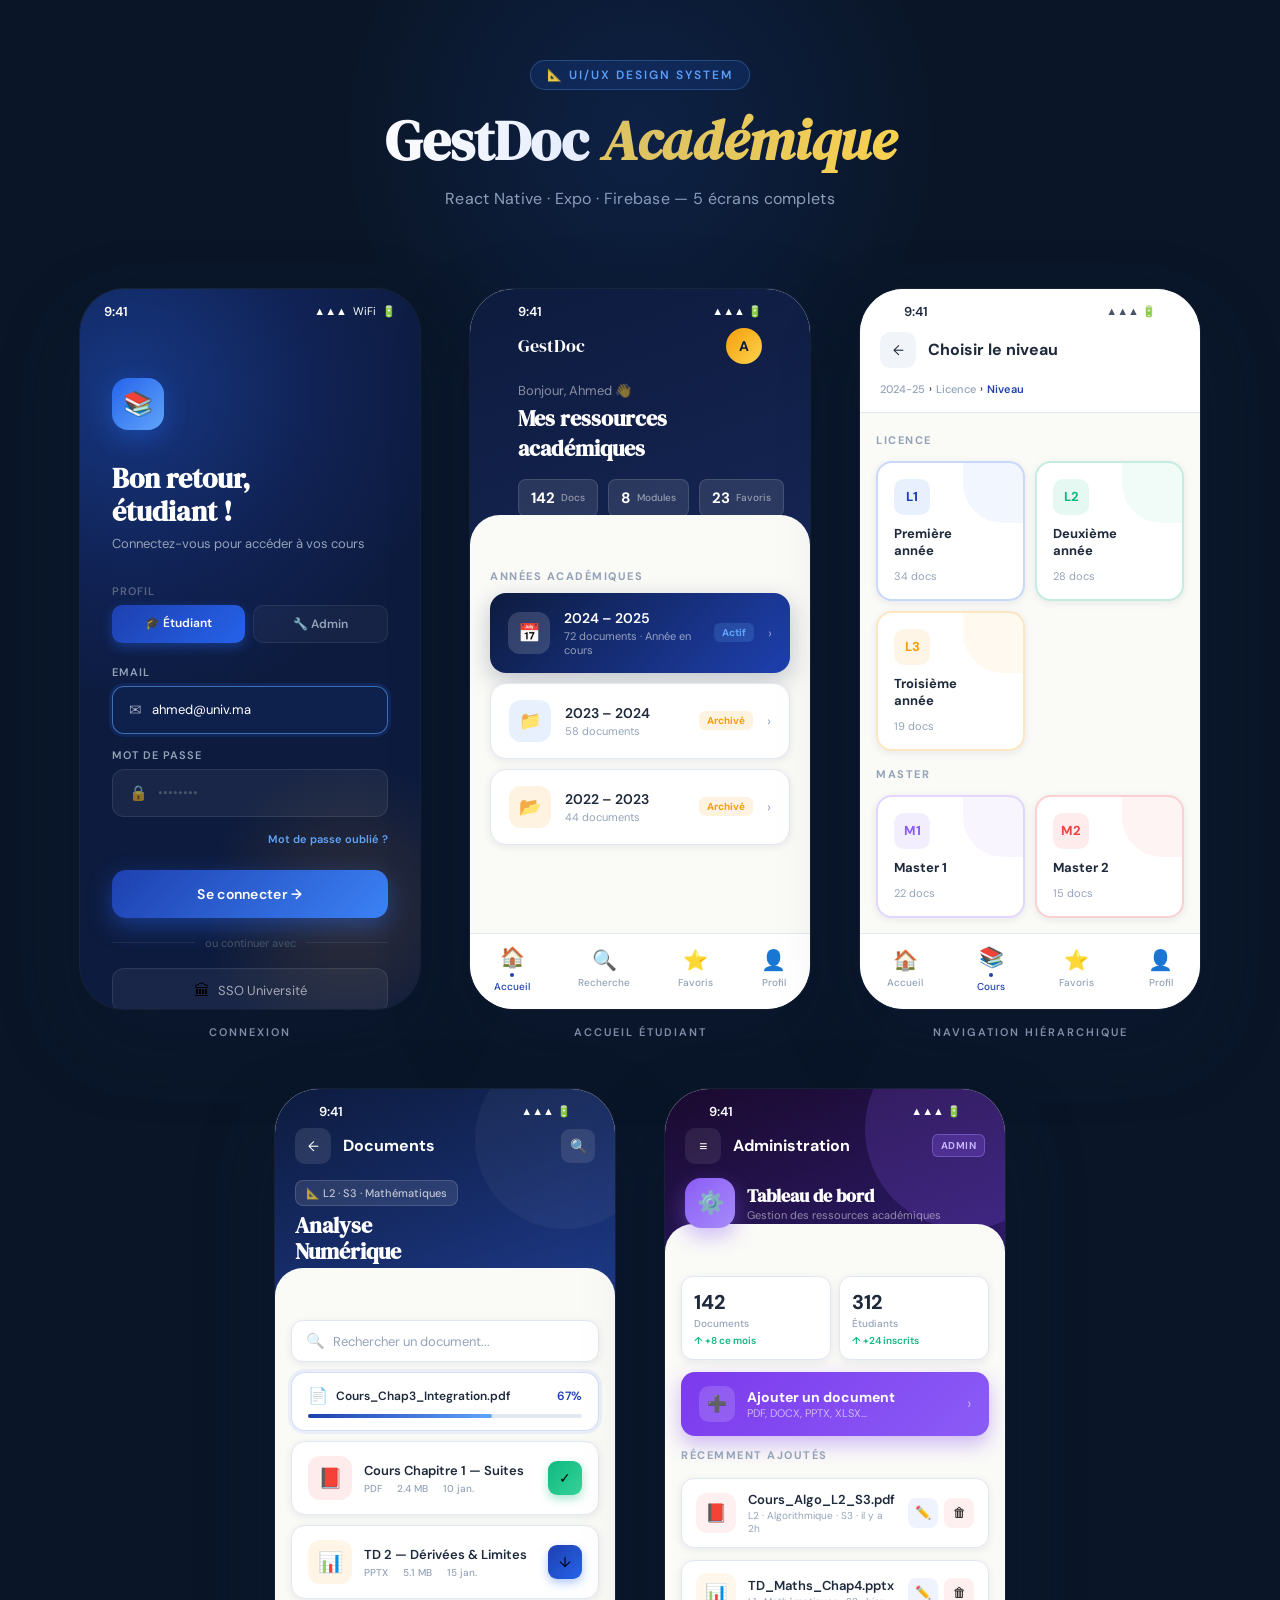
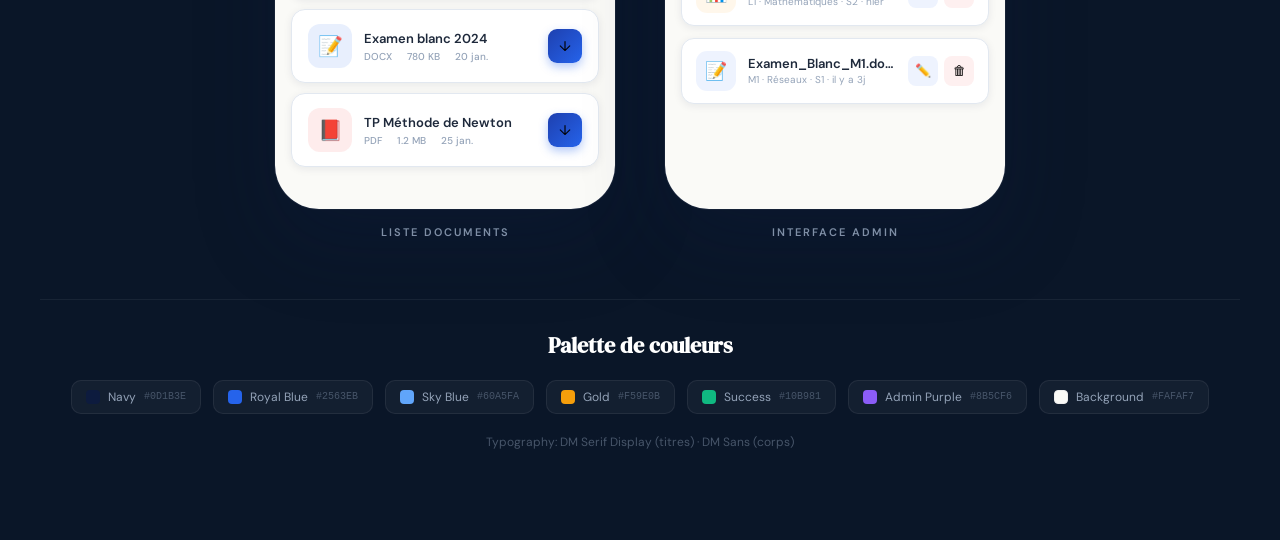
<file: assets/academic_docs_design.html>
<!DOCTYPE html>
<html lang="fr">
<head>
<meta charset="UTF-8">
<meta name="viewport" content="width=device-width, initial-scale=1.0">
<title>GestDoc Académique — Design UI</title>
<link href="https://fonts.googleapis.com/css2?family=DM+Serif+Display:ital@0;1&family=DM+Sans:ital,opsz,wght@0,9..40,300;0,9..40,400;0,9..40,500;0,9..40,600;0,9..40,700;1,9..40,400&display=swap" rel="stylesheet">
<style>
  :root {
    --navy: #0D1B3E;
    --navy-mid: #162553;
    --royal: #1E40AF;
    --royal-light: #2563EB;
    --sky: #60A5FA;
    --gold: #F59E0B;
    --gold-light: #FCD34D;
    --cream: #FAFAF7;
    --white: #FFFFFF;
    --gray-100: #F1F5F9;
    --gray-200: #E2E8F0;
    --gray-400: #94A3B8;
    --gray-600: #475569;
    --gray-800: #1E293B;
    --success: #10B981;
    --danger: #EF4444;
    --shadow-sm: 0 2px 8px rgba(13,27,62,0.08);
    --shadow-md: 0 8px 24px rgba(13,27,62,0.12);
    --shadow-lg: 0 20px 60px rgba(13,27,62,0.18);
    --shadow-xl: 0 32px 80px rgba(13,27,62,0.25);
  }

  * { margin: 0; padding: 0; box-sizing: border-box; }

  body {
    font-family: 'DM Sans', sans-serif;
    background: #0A1628;
    min-height: 100vh;
    padding: 60px 40px;
    overflow-x: hidden;
  }

  /* PAGE HEADER */
  .page-header {
    text-align: center;
    margin-bottom: 80px;
    position: relative;
  }
  .page-header::before {
    content: '';
    position: absolute;
    top: 50%;
    left: 50%;
    transform: translate(-50%, -50%);
    width: 600px;
    height: 600px;
    background: radial-gradient(circle, rgba(37,99,235,0.15) 0%, transparent 70%);
    pointer-events: none;
  }
  .brand-label {
    display: inline-flex;
    align-items: center;
    gap: 8px;
    background: rgba(37,99,235,0.15);
    border: 1px solid rgba(96,165,250,0.3);
    color: var(--sky);
    font-size: 12px;
    font-weight: 600;
    letter-spacing: 2px;
    text-transform: uppercase;
    padding: 6px 16px;
    border-radius: 100px;
    margin-bottom: 20px;
  }
  .page-title {
    font-family: 'DM Serif Display', serif;
    font-size: clamp(36px, 5vw, 56px);
    color: var(--white);
    line-height: 1.1;
    margin-bottom: 16px;
  }
  .page-title span {
    color: var(--gold-light);
    font-style: italic;
  }
  .page-subtitle {
    color: var(--gray-400);
    font-size: 16px;
    font-weight: 400;
    letter-spacing: 0.3px;
  }

  /* SCREENS GRID */
  .screens-grid {
    display: flex;
    flex-wrap: wrap;
    gap: 50px;
    justify-content: center;
    max-width: 1400px;
    margin: 0 auto;
  }

  /* SCREEN WRAPPER */
  .screen-wrapper {
    display: flex;
    flex-direction: column;
    align-items: center;
    gap: 16px;
    opacity: 0;
    transform: translateY(30px);
    animation: fadeUp 0.7s ease forwards;
  }
  .screen-wrapper:nth-child(1) { animation-delay: 0.1s; }
  .screen-wrapper:nth-child(2) { animation-delay: 0.2s; }
  .screen-wrapper:nth-child(3) { animation-delay: 0.3s; }
  .screen-wrapper:nth-child(4) { animation-delay: 0.4s; }
  .screen-wrapper:nth-child(5) { animation-delay: 0.5s; }

  @keyframes fadeUp {
    to { opacity: 1; transform: translateY(0); }
  }

  .screen-label {
    font-size: 11px;
    font-weight: 600;
    letter-spacing: 2px;
    text-transform: uppercase;
    color: var(--gray-400);
  }

  /* PHONE FRAME */
  .phone {
    width: 340px;
    height: 720px;
    background: var(--navy);
    border-radius: 44px;
    overflow: hidden;
    box-shadow: var(--shadow-xl),
                0 0 0 1px rgba(255,255,255,0.06),
                inset 0 0 0 1px rgba(255,255,255,0.04);
    position: relative;
    flex-shrink: 0;
  }

  /* STATUS BAR */
  .status-bar {
    display: flex;
    justify-content: space-between;
    align-items: center;
    padding: 14px 24px 8px;
    position: relative;
    z-index: 10;
  }
  .status-bar .time {
    font-size: 13px;
    font-weight: 600;
    color: var(--white);
  }
  .status-bar .icons {
    display: flex;
    gap: 6px;
    align-items: center;
  }
  .status-bar .icons span {
    color: var(--white);
    font-size: 11px;
  }

  /* ============================================
     SCREEN 1: LOGIN
  ============================================ */
  .screen-login {
    background: var(--navy);
    height: 100%;
    display: flex;
    flex-direction: column;
    overflow: hidden;
    position: relative;
  }
  .login-bg {
    position: absolute;
    top: -100px;
    left: -100px;
    width: 500px;
    height: 500px;
    background: radial-gradient(circle at 30% 40%, rgba(37,99,235,0.4) 0%, rgba(30,64,175,0.2) 40%, transparent 70%);
    pointer-events: none;
  }
  .login-bg2 {
    position: absolute;
    bottom: -50px;
    right: -80px;
    width: 300px;
    height: 300px;
    background: radial-gradient(circle, rgba(245,158,11,0.15) 0%, transparent 70%);
    pointer-events: none;
  }
  .login-top {
    padding: 50px 32px 32px;
    position: relative;
    z-index: 1;
  }
  .login-logo {
    width: 52px;
    height: 52px;
    background: linear-gradient(135deg, var(--royal-light), var(--sky));
    border-radius: 16px;
    display: flex;
    align-items: center;
    justify-content: center;
    font-size: 24px;
    margin-bottom: 32px;
    box-shadow: 0 8px 24px rgba(37,99,235,0.4);
  }
  .login-top h2 {
    font-family: 'DM Serif Display', serif;
    font-size: 28px;
    color: var(--white);
    line-height: 1.2;
    margin-bottom: 6px;
  }
  .login-top p {
    font-size: 13px;
    color: var(--gray-400);
    font-weight: 400;
  }
  .login-form {
    padding: 0 32px;
    display: flex;
    flex-direction: column;
    gap: 14px;
    flex: 1;
    position: relative;
    z-index: 1;
  }
  .field-group label {
    font-size: 11px;
    font-weight: 600;
    letter-spacing: 1px;
    text-transform: uppercase;
    color: var(--gray-400);
    display: block;
    margin-bottom: 7px;
  }
  .field-input {
    background: rgba(255,255,255,0.05);
    border: 1px solid rgba(255,255,255,0.09);
    border-radius: 12px;
    padding: 13px 16px;
    color: var(--white);
    font-family: 'DM Sans', sans-serif;
    font-size: 14px;
    display: flex;
    align-items: center;
    gap: 10px;
    transition: all 0.2s;
  }
  .field-input.active {
    border-color: rgba(96,165,250,0.6);
    background: rgba(37,99,235,0.08);
    box-shadow: 0 0 0 3px rgba(37,99,235,0.15);
  }
  .field-input .icon { font-size: 15px; opacity: 0.6; }
  .field-input .placeholder { color: var(--gray-600); font-size: 13px; }
  .field-input .value { color: var(--white); font-size: 13px; }
  .role-selector {
    display: flex;
    gap: 8px;
    margin: 4px 0;
  }
  .role-btn {
    flex: 1;
    padding: 10px;
    border-radius: 10px;
    text-align: center;
    font-size: 12px;
    font-weight: 600;
    cursor: pointer;
  }
  .role-btn.active {
    background: linear-gradient(135deg, var(--royal), var(--royal-light));
    color: var(--white);
    box-shadow: 0 4px 12px rgba(37,99,235,0.4);
  }
  .role-btn.inactive {
    background: rgba(255,255,255,0.04);
    color: var(--gray-400);
    border: 1px solid rgba(255,255,255,0.07);
  }
  .login-btn {
    background: linear-gradient(135deg, var(--royal), #3B82F6);
    color: var(--white);
    padding: 15px;
    border-radius: 14px;
    text-align: center;
    font-size: 14px;
    font-weight: 600;
    margin-top: 8px;
    box-shadow: 0 8px 24px rgba(37,99,235,0.45);
    letter-spacing: 0.3px;
  }
  .login-divider {
    display: flex;
    align-items: center;
    gap: 10px;
    margin: 4px 0;
  }
  .login-divider hr { flex: 1; border: none; border-top: 1px solid rgba(255,255,255,0.08); }
  .login-divider span { font-size: 11px; color: var(--gray-600); }
  .login-footer {
    text-align: center;
    padding: 20px 32px 32px;
    position: relative;
    z-index: 1;
  }
  .login-footer p {
    font-size: 12px;
    color: var(--gray-400);
  }
  .login-footer span { color: var(--sky); font-weight: 600; }

  /* ============================================
     SCREEN 2: HOME STUDENT
  ============================================ */
  .screen-home {
    background: var(--cream);
    height: 100%;
    display: flex;
    flex-direction: column;
    overflow: hidden;
  }
  .home-header {
    background: linear-gradient(160deg, var(--navy) 0%, var(--navy-mid) 100%);
    padding: 0 24px 28px;
    position: relative;
    overflow: hidden;
  }
  .home-header::after {
    content: '';
    position: absolute;
    bottom: -30px;
    left: 0; right: 0;
    height: 60px;
    background: var(--cream);
    border-radius: 30px 30px 0 0;
  }
  .header-top {
    display: flex;
    justify-content: space-between;
    align-items: center;
    padding-bottom: 20px;
  }
  .header-top .app-name {
    font-family: 'DM Serif Display', serif;
    font-size: 18px;
    color: var(--white);
  }
  .avatar {
    width: 36px;
    height: 36px;
    background: linear-gradient(135deg, var(--gold), var(--gold-light));
    border-radius: 50%;
    display: flex;
    align-items: center;
    justify-content: center;
    font-size: 14px;
    font-weight: 700;
    color: var(--navy);
  }
  .home-welcome h3 {
    font-size: 13px;
    color: rgba(255,255,255,0.5);
    font-weight: 400;
    margin-bottom: 4px;
  }
  .home-welcome h2 {
    font-family: 'DM Serif Display', serif;
    font-size: 22px;
    color: var(--white);
    margin-bottom: 16px;
  }
  .stats-row {
    display: flex;
    gap: 10px;
  }
  .stat-chip {
    background: rgba(255,255,255,0.1);
    border: 1px solid rgba(255,255,255,0.12);
    border-radius: 8px;
    padding: 8px 12px;
    display: flex;
    align-items: center;
    gap: 6px;
  }
  .stat-chip .num {
    font-size: 15px;
    font-weight: 700;
    color: var(--white);
  }
  .stat-chip .lbl {
    font-size: 10px;
    color: rgba(255,255,255,0.5);
    font-weight: 500;
  }
  .home-body {
    flex: 1;
    padding: 24px 20px 20px;
    overflow: hidden;
    display: flex;
    flex-direction: column;
    gap: 20px;
  }
  .section-title {
    font-size: 11px;
    font-weight: 700;
    letter-spacing: 1.5px;
    text-transform: uppercase;
    color: var(--gray-400);
    margin-bottom: 10px;
  }
  .year-cards {
    display: flex;
    flex-direction: column;
    gap: 10px;
  }
  .year-card {
    background: var(--white);
    border-radius: 16px;
    padding: 16px 18px;
    display: flex;
    align-items: center;
    gap: 14px;
    box-shadow: var(--shadow-sm);
    border: 1px solid var(--gray-200);
  }
  .year-card.featured {
    background: linear-gradient(135deg, var(--navy) 0%, var(--royal) 100%);
    border: none;
    box-shadow: 0 8px 24px rgba(13,27,62,0.25);
  }
  .year-icon {
    width: 42px;
    height: 42px;
    border-radius: 12px;
    display: flex;
    align-items: center;
    justify-content: center;
    font-size: 18px;
    flex-shrink: 0;
  }
  .year-icon.blue { background: rgba(37,99,235,0.1); }
  .year-icon.gold { background: rgba(245,158,11,0.12); }
  .year-icon.featured { background: rgba(255,255,255,0.15); }
  .year-info { flex: 1 }
  .year-info h4 {
    font-size: 14px;
    font-weight: 600;
    color: var(--gray-800);
    margin-bottom: 2px;
  }
  .year-info p {
    font-size: 11px;
    color: var(--gray-400);
    font-weight: 400;
  }
  .year-card.featured .year-info h4 { color: var(--white); }
  .year-card.featured .year-info p { color: rgba(255,255,255,0.55); }
  .year-badge {
    background: rgba(16,185,129,0.12);
    color: var(--success);
    font-size: 10px;
    font-weight: 700;
    padding: 3px 8px;
    border-radius: 6px;
  }
  .year-badge.gold-badge {
    background: rgba(245,158,11,0.12);
    color: var(--gold);
  }
  .chevron { color: var(--gray-400); font-size: 14px; }
  .year-card.featured .chevron { color: rgba(255,255,255,0.5); }

  /* BOTTOM NAV */
  .bottom-nav {
    background: var(--white);
    border-top: 1px solid var(--gray-200);
    display: flex;
    justify-content: space-around;
    align-items: center;
    padding: 10px 0 16px;
  }
  .nav-item {
    display: flex;
    flex-direction: column;
    align-items: center;
    gap: 3px;
  }
  .nav-item .icon { font-size: 20px; }
  .nav-item .lbl { font-size: 10px; font-weight: 500; color: var(--gray-400); }
  .nav-item.active .lbl { color: var(--royal); }
  .nav-dot {
    width: 4px; height: 4px;
    background: var(--royal);
    border-radius: 50%;
  }

  /* ============================================
     SCREEN 3: HIERARCHY (Levels)
  ============================================ */
  .screen-hierarchy {
    background: var(--cream);
    height: 100%;
    display: flex;
    flex-direction: column;
    overflow: hidden;
  }
  .hier-header {
    background: var(--white);
    padding: 0 20px 16px;
    border-bottom: 1px solid var(--gray-200);
  }
  .top-bar {
    display: flex;
    align-items: center;
    gap: 12px;
    padding-bottom: 14px;
  }
  .back-btn {
    width: 36px; height: 36px;
    background: var(--gray-100);
    border-radius: 10px;
    display: flex;
    align-items: center;
    justify-content: center;
    font-size: 14px;
    color: var(--gray-800);
    cursor: pointer;
  }
  .top-bar h3 {
    font-size: 16px;
    font-weight: 700;
    color: var(--gray-800);
    flex: 1;
  }
  .breadcrumb {
    display: flex;
    align-items: center;
    gap: 4px;
    flex-wrap: wrap;
  }
  .crumb {
    font-size: 11px;
    color: var(--gray-400);
    font-weight: 500;
  }
  .crumb.active { color: var(--royal); font-weight: 600; }
  .crumb-sep { color: var(--gray-300); font-size: 10px; }
  .hier-body {
    flex: 1;
    padding: 20px 16px;
    overflow: hidden;
    display: flex;
    flex-direction: column;
    gap: 10px;
  }
  .hier-section-title {
    font-size: 11px;
    font-weight: 700;
    letter-spacing: 1.5px;
    text-transform: uppercase;
    color: var(--gray-400);
    margin-bottom: 4px;
  }
  .level-grid {
    display: grid;
    grid-template-columns: 1fr 1fr;
    gap: 10px;
  }
  .level-card {
    background: var(--white);
    border-radius: 16px;
    padding: 16px;
    display: flex;
    flex-direction: column;
    gap: 10px;
    border: 2px solid transparent;
    box-shadow: var(--shadow-sm);
    position: relative;
    overflow: hidden;
  }
  .level-card::before {
    content: '';
    position: absolute;
    top: 0; right: 0;
    width: 60px; height: 60px;
    border-radius: 0 0 0 40px;
    opacity: 0.06;
  }
  .level-card.l1 { border-color: rgba(37,99,235,0.25); }
  .level-card.l1::before { background: var(--royal-light); }
  .level-card.l2 { border-color: rgba(16,185,129,0.25); }
  .level-card.l2::before { background: var(--success); }
  .level-card.l3 { border-color: rgba(245,158,11,0.25); }
  .level-card.l3::before { background: var(--gold); }
  .level-card.m1 { border-color: rgba(139,92,246,0.25); }
  .level-card.m1::before { background: #8B5CF6; }
  .level-card.m2 { border-color: rgba(239,68,68,0.25); }
  .level-card.m2::before { background: var(--danger); }
  .level-badge {
    width: 36px; height: 36px;
    border-radius: 10px;
    display: flex; align-items: center; justify-content: center;
    font-size: 13px; font-weight: 800;
  }
  .level-badge.l1 { background: rgba(37,99,235,0.1); color: var(--royal); }
  .level-badge.l2 { background: rgba(16,185,129,0.1); color: var(--success); }
  .level-badge.l3 { background: rgba(245,158,11,0.1); color: var(--gold); }
  .level-badge.m1 { background: rgba(139,92,246,0.1); color: #8B5CF6; }
  .level-badge.m2 { background: rgba(239,68,68,0.1); color: var(--danger); }
  .level-card h4 { font-size: 13px; font-weight: 700; color: var(--gray-800); }
  .level-card p { font-size: 11px; color: var(--gray-400); }
  .sem-row {
    background: var(--white);
    border-radius: 12px;
    padding: 13px 16px;
    display: flex;
    align-items: center;
    gap: 12px;
    box-shadow: var(--shadow-sm);
    border: 1px solid var(--gray-200);
  }
  .sem-icon {
    width: 34px; height: 34px;
    background: rgba(37,99,235,0.08);
    border-radius: 9px;
    display: flex; align-items: center; justify-content: center;
    font-size: 14px;
  }
  .sem-info { flex: 1 }
  .sem-info h4 { font-size: 13px; font-weight: 600; color: var(--gray-800); }
  .sem-info p { font-size: 11px; color: var(--gray-400); }
  .sem-count {
    background: var(--gray-100);
    color: var(--gray-600);
    font-size: 10px;
    font-weight: 700;
    padding: 3px 8px;
    border-radius: 20px;
  }

  /* ============================================
     SCREEN 4: DOCUMENTS LIST
  ============================================ */
  .screen-docs {
    background: var(--cream);
    height: 100%;
    display: flex;
    flex-direction: column;
    overflow: hidden;
  }
  .docs-header {
    background: linear-gradient(160deg, var(--navy) 0%, #1E3A8A 100%);
    padding: 0 20px 36px;
    position: relative;
    overflow: hidden;
  }
  .docs-header::before {
    content: '';
    position: absolute;
    top: -40px; right: -40px;
    width: 180px; height: 180px;
    border-radius: 50%;
    background: rgba(255,255,255,0.04);
  }
  .docs-header::after {
    content: '';
    position: absolute;
    bottom: -32px;
    left: 0; right: 0;
    height: 64px;
    background: var(--cream);
    border-radius: 28px 28px 0 0;
  }
  .docs-top-bar {
    display: flex; align-items: center; gap: 12px;
    padding-bottom: 16px; position: relative; z-index: 1;
  }
  .docs-top-bar h3 { font-size: 16px; font-weight: 700; color: var(--white); flex: 1; }
  .filter-btn {
    width: 34px; height: 34px;
    background: rgba(255,255,255,0.1);
    border-radius: 9px;
    display: flex; align-items: center; justify-content: center;
    font-size: 14px;
  }
  .module-info {
    position: relative; z-index: 1;
  }
  .module-tag {
    display: inline-flex; align-items: center; gap: 6px;
    background: rgba(255,255,255,0.1);
    border: 1px solid rgba(255,255,255,0.15);
    border-radius: 8px;
    padding: 5px 10px;
    margin-bottom: 6px;
  }
  .module-tag span { font-size: 11px; color: rgba(255,255,255,0.7); font-weight: 500; }
  .module-info h2 {
    font-family: 'DM Serif Display', serif;
    font-size: 22px;
    color: var(--white);
    line-height: 1.2;
  }
  .docs-body {
    flex: 1;
    padding: 20px 16px 16px;
    overflow: hidden;
    display: flex;
    flex-direction: column;
    gap: 10px;
  }
  .search-box {
    background: var(--white);
    border: 1px solid var(--gray-200);
    border-radius: 12px;
    padding: 10px 14px;
    display: flex;
    align-items: center;
    gap: 8px;
    box-shadow: var(--shadow-sm);
  }
  .search-box span { font-size: 15px; opacity: 0.4; }
  .search-box p { font-size: 13px; color: var(--gray-400); }
  .doc-card {
    background: var(--white);
    border-radius: 14px;
    padding: 14px 16px;
    box-shadow: var(--shadow-sm);
    border: 1px solid var(--gray-200);
    display: flex;
    align-items: center;
    gap: 12px;
  }
  .doc-icon {
    width: 44px; height: 44px;
    border-radius: 12px;
    display: flex; align-items: center; justify-content: center;
    font-size: 20px;
    flex-shrink: 0;
  }
  .doc-icon.pdf { background: rgba(239,68,68,0.1); }
  .doc-icon.pptx { background: rgba(245,158,11,0.1); }
  .doc-icon.docx { background: rgba(37,99,235,0.1); }
  .doc-info { flex: 1; min-width: 0; }
  .doc-info h4 { font-size: 13px; font-weight: 600; color: var(--gray-800); margin-bottom: 3px; white-space: nowrap; overflow: hidden; text-overflow: ellipsis; }
  .doc-meta { display: flex; align-items: center; gap: 6px; }
  .doc-meta span { font-size: 10px; color: var(--gray-400); font-weight: 500; }
  .doc-meta .dot { width: 3px; height: 3px; background: var(--gray-300); border-radius: 50%; }
  .dl-btn {
    width: 34px; height: 34px;
    background: linear-gradient(135deg, var(--royal), var(--royal-light));
    border-radius: 9px;
    display: flex; align-items: center; justify-content: center;
    font-size: 14px;
    flex-shrink: 0;
    box-shadow: 0 4px 10px rgba(37,99,235,0.35);
  }
  .dl-btn.done {
    background: linear-gradient(135deg, var(--success), #34D399);
    box-shadow: 0 4px 10px rgba(16,185,129,0.35);
  }
  .dl-progress {
    background: var(--white);
    border-radius: 14px;
    padding: 12px 16px;
    border: 1px solid rgba(37,99,235,0.2);
    box-shadow: 0 0 0 3px rgba(37,99,235,0.07);
  }
  .dl-progress-top { display: flex; justify-content: space-between; align-items: center; margin-bottom: 8px; }
  .dl-progress-top span { font-size: 12px; font-weight: 600; }
  .dl-progress-top .pct { color: var(--royal); }
  .progress-bar-wrap { background: var(--gray-200); border-radius: 4px; height: 4px; }
  .progress-bar { background: linear-gradient(90deg, var(--royal), var(--sky)); height: 4px; border-radius: 4px; width: 67%; }

  /* ============================================
     SCREEN 5: ADMIN
  ============================================ */
  .screen-admin {
    background: var(--cream);
    height: 100%;
    display: flex;
    flex-direction: column;
    overflow: hidden;
  }
  .admin-header {
    background: linear-gradient(160deg, #1A0A2E 0%, #2D1B6B 100%);
    padding: 0 20px 28px;
    position: relative;
    overflow: hidden;
  }
  .admin-header::before {
    content: '';
    position: absolute;
    top: -60px; right: -60px;
    width: 200px; height: 200px;
    border-radius: 50%;
    background: rgba(139,92,246,0.2);
  }
  .admin-header::after {
    content: '';
    position: absolute;
    bottom: -32px;
    left: 0; right: 0;
    height: 64px;
    background: var(--cream);
    border-radius: 28px 28px 0 0;
  }
  .admin-top { display: flex; align-items: center; gap: 12px; padding-bottom: 14px; position: relative; z-index: 1; }
  .admin-top h3 { font-size: 16px; font-weight: 700; color: var(--white); flex: 1; }
  .admin-badge {
    background: rgba(139,92,246,0.25);
    border: 1px solid rgba(167,139,250,0.4);
    color: #C4B5FD;
    font-size: 10px;
    font-weight: 700;
    padding: 4px 8px;
    border-radius: 6px;
    letter-spacing: 0.5px;
  }
  .admin-hero {
    position: relative; z-index: 1;
    display: flex; align-items: center; gap: 12px;
  }
  .admin-icon-big {
    width: 50px; height: 50px;
    background: linear-gradient(135deg, #8B5CF6, #A78BFA);
    border-radius: 16px;
    display: flex; align-items: center; justify-content: center;
    font-size: 22px;
    box-shadow: 0 8px 20px rgba(139,92,246,0.4);
  }
  .admin-hero-text h2 {
    font-family: 'DM Serif Display', serif;
    font-size: 18px;
    color: var(--white);
  }
  .admin-hero-text p { font-size: 11px; color: rgba(255,255,255,0.5); }
  .admin-body {
    flex: 1;
    padding: 20px 16px 16px;
    overflow: hidden;
    display: flex;
    flex-direction: column;
    gap: 12px;
  }
  .add-btn {
    background: linear-gradient(135deg, #7C3AED, #8B5CF6);
    border-radius: 14px;
    padding: 14px 18px;
    display: flex;
    align-items: center;
    gap: 12px;
    box-shadow: 0 8px 20px rgba(124,58,237,0.35);
  }
  .add-btn .icon-wrap {
    width: 36px; height: 36px;
    background: rgba(255,255,255,0.15);
    border-radius: 10px;
    display: flex; align-items: center; justify-content: center;
    font-size: 16px;
  }
  .add-btn .txt h4 { font-size: 14px; font-weight: 700; color: var(--white); }
  .add-btn .txt p { font-size: 11px; color: rgba(255,255,255,0.6); }
  .add-btn .arrow { color: rgba(255,255,255,0.5); margin-left: auto; font-size: 16px; }
  .admin-doc-row {
    background: var(--white);
    border-radius: 13px;
    padding: 12px 14px;
    display: flex;
    align-items: center;
    gap: 12px;
    box-shadow: var(--shadow-sm);
    border: 1px solid var(--gray-200);
  }
  .admin-doc-icon {
    width: 40px; height: 40px;
    background: rgba(239,68,68,0.08);
    border-radius: 11px;
    display: flex; align-items: center; justify-content: center;
    font-size: 18px;
    flex-shrink: 0;
  }
  .admin-doc-info { flex: 1; min-width: 0; }
  .admin-doc-info h4 { font-size: 13px; font-weight: 600; color: var(--gray-800); white-space: nowrap; overflow: hidden; text-overflow: ellipsis; }
  .admin-doc-info p { font-size: 10px; color: var(--gray-400); margin-top: 1px; }
  .admin-actions { display: flex; gap: 6px; }
  .action-btn {
    width: 30px; height: 30px;
    border-radius: 8px;
    display: flex; align-items: center; justify-content: center;
    font-size: 13px;
  }
  .action-btn.edit { background: rgba(37,99,235,0.08); }
  .action-btn.del { background: rgba(239,68,68,0.08); }
  .stats-mini {
    display: grid; grid-template-columns: 1fr 1fr;
    gap: 8px;
  }
  .stat-mini-card {
    background: var(--white);
    border-radius: 12px;
    padding: 12px;
    box-shadow: var(--shadow-sm);
    border: 1px solid var(--gray-200);
  }
  .stat-mini-card .num { font-size: 20px; font-weight: 800; color: var(--gray-800); }
  .stat-mini-card .lbl { font-size: 10px; color: var(--gray-400); font-weight: 500; margin-top: 2px; }
  .stat-mini-card .trend { font-size: 10px; color: var(--success); margin-top: 4px; font-weight: 600; }

  /* RESPONSIVE / SCROLLABLE SHOWCASE */
  .screens-row {
    display: flex;
    gap: 40px;
    flex-wrap: wrap;
    justify-content: center;
    margin-bottom: 60px;
  }

  /* Color legend */
  .legend {
    text-align: center;
    margin-top: 60px;
    padding: 30px;
    border-top: 1px solid rgba(255,255,255,0.06);
  }
  .legend h3 {
    font-family: 'DM Serif Display', serif;
    font-size: 22px;
    color: var(--white);
    margin-bottom: 20px;
  }
  .palette {
    display: flex;
    gap: 12px;
    justify-content: center;
    flex-wrap: wrap;
  }
  .swatch {
    display: flex;
    align-items: center;
    gap: 8px;
    background: rgba(255,255,255,0.04);
    border: 1px solid rgba(255,255,255,0.07);
    border-radius: 10px;
    padding: 8px 14px;
  }
  .swatch-dot { width: 14px; height: 14px; border-radius: 4px; }
  .swatch span { font-size: 12px; color: var(--gray-400); }
  .swatch code { font-size: 10px; color: var(--gray-600); font-family: monospace; }
</style>
</head>
<body>

<!-- PAGE HEADER -->
<div class="page-header">
  <div class="brand-label">📐 UI/UX Design System</div>
  <h1 class="page-title">GestDoc <span>Académique</span></h1>
  <p class="page-subtitle">React Native · Expo · Firebase — 5 écrans complets</p>
</div>

<div class="screens-grid">

  <!-- ==================== SCREEN 1: LOGIN ==================== -->
  <div class="screen-wrapper">
    <div class="phone">
      <div class="screen-login">
        <div class="login-bg"></div>
        <div class="login-bg2"></div>
        <div class="status-bar">
          <span class="time">9:41</span>
          <div class="icons">
            <span>▲▲▲</span>
            <span>WiFi</span>
            <span>🔋</span>
          </div>
        </div>
        <div class="login-top">
          <div class="login-logo">📚</div>
          <h2>Bon retour,<br>étudiant !</h2>
          <p>Connectez-vous pour accéder à vos cours</p>
        </div>
        <div class="login-form">
          <div style="margin-bottom: 4px;">
            <div style="font-size:11px;font-weight:600;letter-spacing:1px;text-transform:uppercase;color:rgba(255,255,255,0.3);margin-bottom:7px;">Profil</div>
            <div class="role-selector">
              <div class="role-btn active">🎓 Étudiant</div>
              <div class="role-btn inactive">🔧 Admin</div>
            </div>
          </div>
          <div class="field-group">
            <label>Email</label>
            <div class="field-input active">
              <span class="icon">✉</span>
              <span class="value">ahmed@univ.ma</span>
            </div>
          </div>
          <div class="field-group">
            <label>Mot de passe</label>
            <div class="field-input">
              <span class="icon">🔒</span>
              <span class="placeholder">••••••••</span>
            </div>
          </div>
          <div style="text-align:right; margin-top: -4px;">
            <span style="font-size:11px;color:var(--sky);font-weight:600;">Mot de passe oublié ?</span>
          </div>
          <div class="login-btn">Se connecter →</div>
          <div class="login-divider">
            <hr><span>ou continuer avec</span><hr>
          </div>
          <div style="background:rgba(255,255,255,0.05);border:1px solid rgba(255,255,255,0.09);border-radius:12px;padding:11px 16px;display:flex;align-items:center;justify-content:center;gap:8px;">
            <span>🏛</span>
            <span style="font-size:13px;color:rgba(255,255,255,0.6);">SSO Université</span>
          </div>
        </div>
        <div class="login-footer">
          <p>Pas encore de compte ? <span>Créer un compte</span></p>
        </div>
      </div>
    </div>
    <div class="screen-label">Connexion</div>
  </div>

  <!-- ==================== SCREEN 2: HOME ==================== -->
  <div class="screen-wrapper">
    <div class="phone">
      <div class="screen-home">
        <div class="home-header">
          <div class="status-bar" style="background:transparent;">
            <span class="time">9:41</span>
            <div class="icons"><span style="color:white;">▲▲▲ 🔋</span></div>
          </div>
          <div style="padding: 0 24px; position:relative; z-index:1;">
            <div class="header-top" style="padding-bottom: 18px;">
              <span class="app-name">GestDoc</span>
              <div class="avatar">A</div>
            </div>
            <div class="home-welcome">
              <h3>Bonjour, Ahmed 👋</h3>
              <h2>Mes ressources<br>académiques</h2>
            </div>
            <div class="stats-row">
              <div class="stat-chip">
                <span class="num">142</span>
                <span class="lbl">Docs</span>
              </div>
              <div class="stat-chip">
                <span class="num">8</span>
                <span class="lbl">Modules</span>
              </div>
              <div class="stat-chip">
                <span class="num">23</span>
                <span class="lbl">Favoris</span>
              </div>
            </div>
          </div>
        </div>
        <div class="home-body">
          <div>
            <div class="section-title">Années académiques</div>
            <div class="year-cards">
              <div class="year-card featured">
                <div class="year-icon featured">📅</div>
                <div class="year-info">
                  <h4>2024 – 2025</h4>
                  <p>72 documents · Année en cours</p>
                </div>
                <span class="year-badge" style="background:rgba(96,165,250,0.2);color:var(--sky);">Actif</span>
                <span class="chevron">›</span>
              </div>
              <div class="year-card">
                <div class="year-icon blue">📁</div>
                <div class="year-info">
                  <h4>2023 – 2024</h4>
                  <p>58 documents</p>
                </div>
                <span class="year-badge gold-badge">Archivé</span>
                <span class="chevron">›</span>
              </div>
              <div class="year-card">
                <div class="year-icon gold">📂</div>
                <div class="year-info">
                  <h4>2022 – 2023</h4>
                  <p>44 documents</p>
                </div>
                <span class="year-badge gold-badge">Archivé</span>
                <span class="chevron">›</span>
              </div>
            </div>
          </div>
        </div>
        <div class="bottom-nav">
          <div class="nav-item active">
            <span class="icon">🏠</span>
            <div class="nav-dot"></div>
            <span class="lbl" style="color:var(--royal);">Accueil</span>
          </div>
          <div class="nav-item">
            <span class="icon">🔍</span>
            <span class="lbl">Recherche</span>
          </div>
          <div class="nav-item">
            <span class="icon">⭐</span>
            <span class="lbl">Favoris</span>
          </div>
          <div class="nav-item">
            <span class="icon">👤</span>
            <span class="lbl">Profil</span>
          </div>
        </div>
      </div>
    </div>
    <div class="screen-label">Accueil Étudiant</div>
  </div>

  <!-- ==================== SCREEN 3: HIERARCHY ==================== -->
  <div class="screen-wrapper">
    <div class="phone">
      <div class="screen-hierarchy">
        <div class="hier-header">
          <div class="status-bar" style="background:transparent;padding-bottom:12px;">
            <span class="time" style="color:var(--gray-800);">9:41</span>
            <div class="icons"><span style="color:var(--gray-600);">▲▲▲ 🔋</span></div>
          </div>
          <div class="top-bar">
            <div class="back-btn">←</div>
            <h3>Choisir le niveau</h3>
          </div>
          <div class="breadcrumb">
            <span class="crumb">2024-25</span>
            <span class="crumb-sep">›</span>
            <span class="crumb">Licence</span>
            <span class="crumb-sep">›</span>
            <span class="crumb active">Niveau</span>
          </div>
        </div>
        <div class="hier-body">
          <div class="hier-section-title">Licence</div>
          <div class="level-grid">
            <div class="level-card l1">
              <div class="level-badge l1">L1</div>
              <h4>Première<br>année</h4>
              <p>34 docs</p>
            </div>
            <div class="level-card l2">
              <div class="level-badge l2">L2</div>
              <h4>Deuxième<br>année</h4>
              <p>28 docs</p>
            </div>
            <div class="level-card l3">
              <div class="level-badge l3">L3</div>
              <h4>Troisième<br>année</h4>
              <p>19 docs</p>
            </div>
          </div>
          <div class="hier-section-title" style="margin-top:6px;">Master</div>
          <div class="level-grid">
            <div class="level-card m1">
              <div class="level-badge m1">M1</div>
              <h4>Master 1</h4>
              <p>22 docs</p>
            </div>
            <div class="level-card m2">
              <div class="level-badge m2">M2</div>
              <h4>Master 2</h4>
              <p>15 docs</p>
            </div>
          </div>
        </div>
        <div class="bottom-nav">
          <div class="nav-item">
            <span class="icon">🏠</span>
            <span class="lbl">Accueil</span>
          </div>
          <div class="nav-item active">
            <span class="icon">📚</span>
            <div class="nav-dot"></div>
            <span class="lbl" style="color:var(--royal);">Cours</span>
          </div>
          <div class="nav-item">
            <span class="icon">⭐</span>
            <span class="lbl">Favoris</span>
          </div>
          <div class="nav-item">
            <span class="icon">👤</span>
            <span class="lbl">Profil</span>
          </div>
        </div>
      </div>
    </div>
    <div class="screen-label">Navigation Hiérarchique</div>
  </div>

  <!-- ==================== SCREEN 4: DOCUMENTS ==================== -->
  <div class="screen-wrapper">
    <div class="phone">
      <div class="screen-docs">
        <div class="docs-header">
          <div class="status-bar" style="background:transparent;position:relative;z-index:2;">
            <span class="time">9:41</span>
            <div class="icons"><span style="color:white;">▲▲▲ 🔋</span></div>
          </div>
          <div class="docs-top-bar">
            <div class="back-btn" style="background:rgba(255,255,255,0.1);">
              <span style="color:white;">←</span>
            </div>
            <h3>Documents</h3>
            <div class="filter-btn">🔍</div>
          </div>
          <div class="module-info">
            <div class="module-tag">
              <span>📐 L2 · S3 · Mathématiques</span>
            </div>
            <h2>Analyse<br>Numérique</h2>
          </div>
        </div>
        <div class="docs-body">
          <div class="search-box">
            <span>🔍</span>
            <p>Rechercher un document...</p>
          </div>

          <!-- En cours de téléchargement -->
          <div class="dl-progress">
            <div class="dl-progress-top">
              <div style="display:flex;align-items:center;gap:8px;">
                <span style="font-size:16px;">📄</span>
                <span style="font-size:12px;font-weight:600;color:var(--gray-800);">Cours_Chap3_Integration.pdf</span>
              </div>
              <span class="pct">67%</span>
            </div>
            <div class="progress-bar-wrap">
              <div class="progress-bar"></div>
            </div>
          </div>

          <div class="doc-card">
            <div class="doc-icon pdf">📕</div>
            <div class="doc-info">
              <h4>Cours Chapitre 1 — Suites</h4>
              <div class="doc-meta">
                <span>PDF</span><div class="dot"></div>
                <span>2.4 MB</span><div class="dot"></div>
                <span>10 jan.</span>
              </div>
            </div>
            <div class="dl-btn done">✓</div>
          </div>

          <div class="doc-card">
            <div class="doc-icon pptx">📊</div>
            <div class="doc-info">
              <h4>TD 2 — Dérivées & Limites</h4>
              <div class="doc-meta">
                <span>PPTX</span><div class="dot"></div>
                <span>5.1 MB</span><div class="dot"></div>
                <span>15 jan.</span>
              </div>
            </div>
            <div class="dl-btn">↓</div>
          </div>

          <div class="doc-card">
            <div class="doc-icon docx">📝</div>
            <div class="doc-info">
              <h4>Examen blanc 2024</h4>
              <div class="doc-meta">
                <span>DOCX</span><div class="dot"></div>
                <span>780 KB</span><div class="dot"></div>
                <span>20 jan.</span>
              </div>
            </div>
            <div class="dl-btn">↓</div>
          </div>

          <div class="doc-card">
            <div class="doc-icon pdf">📕</div>
            <div class="doc-info">
              <h4>TP Méthode de Newton</h4>
              <div class="doc-meta">
                <span>PDF</span><div class="dot"></div>
                <span>1.2 MB</span><div class="dot"></div>
                <span>25 jan.</span>
              </div>
            </div>
            <div class="dl-btn">↓</div>
          </div>

        </div>
      </div>
    </div>
    <div class="screen-label">Liste Documents</div>
  </div>

  <!-- ==================== SCREEN 5: ADMIN ==================== -->
  <div class="screen-wrapper">
    <div class="phone">
      <div class="screen-admin">
        <div class="admin-header">
          <div class="status-bar" style="background:transparent;position:relative;z-index:2;">
            <span class="time">9:41</span>
            <div class="icons"><span style="color:white;">▲▲▲ 🔋</span></div>
          </div>
          <div class="admin-top">
            <div class="back-btn" style="background:rgba(255,255,255,0.08);">
              <span style="color:white;">≡</span>
            </div>
            <h3>Administration</h3>
            <div class="admin-badge">ADMIN</div>
          </div>
          <div class="admin-hero">
            <div class="admin-icon-big">⚙️</div>
            <div class="admin-hero-text">
              <h2>Tableau de bord</h2>
              <p>Gestion des ressources académiques</p>
            </div>
          </div>
        </div>
        <div class="admin-body">

          <div class="stats-mini">
            <div class="stat-mini-card">
              <div class="num">142</div>
              <div class="lbl">Documents</div>
              <div class="trend">↑ +8 ce mois</div>
            </div>
            <div class="stat-mini-card">
              <div class="num">312</div>
              <div class="lbl">Étudiants</div>
              <div class="trend">↑ +24 inscrits</div>
            </div>
          </div>

          <div class="add-btn">
            <div class="icon-wrap">➕</div>
            <div class="txt">
              <h4>Ajouter un document</h4>
              <p>PDF, DOCX, PPTX, XLSX...</p>
            </div>
            <span class="arrow">›</span>
          </div>

          <div class="hier-section-title">Récemment ajoutés</div>

          <div class="admin-doc-row">
            <div class="admin-doc-icon">📕</div>
            <div class="admin-doc-info">
              <h4>Cours_Algo_L2_S3.pdf</h4>
              <p>L2 · Algorithmique · S3 · il y a 2h</p>
            </div>
            <div class="admin-actions">
              <div class="action-btn edit">✏️</div>
              <div class="action-btn del">🗑</div>
            </div>
          </div>

          <div class="admin-doc-row">
            <div class="admin-doc-icon" style="background:rgba(245,158,11,0.08);">📊</div>
            <div class="admin-doc-info">
              <h4>TD_Maths_Chap4.pptx</h4>
              <p>L1 · Mathématiques · S2 · hier</p>
            </div>
            <div class="admin-actions">
              <div class="action-btn edit">✏️</div>
              <div class="action-btn del">🗑</div>
            </div>
          </div>

          <div class="admin-doc-row">
            <div class="admin-doc-icon" style="background:rgba(37,99,235,0.08);">📝</div>
            <div class="admin-doc-info">
              <h4>Examen_Blanc_M1.docx</h4>
              <p>M1 · Réseaux · S1 · il y a 3j</p>
            </div>
            <div class="admin-actions">
              <div class="action-btn edit">✏️</div>
              <div class="action-btn del">🗑</div>
            </div>
          </div>

        </div>
      </div>
    </div>
    <div class="screen-label">Interface Admin</div>
  </div>

</div><!-- end screens-grid -->

<!-- COLOR PALETTE -->
<div class="legend">
  <h3>Palette de couleurs</h3>
  <div class="palette">
    <div class="swatch">
      <div class="swatch-dot" style="background:#0D1B3E;"></div>
      <span>Navy</span>
      <code>#0D1B3E</code>
    </div>
    <div class="swatch">
      <div class="swatch-dot" style="background:#2563EB;"></div>
      <span>Royal Blue</span>
      <code>#2563EB</code>
    </div>
    <div class="swatch">
      <div class="swatch-dot" style="background:#60A5FA;"></div>
      <span>Sky Blue</span>
      <code>#60A5FA</code>
    </div>
    <div class="swatch">
      <div class="swatch-dot" style="background:#F59E0B;"></div>
      <span>Gold</span>
      <code>#F59E0B</code>
    </div>
    <div class="swatch">
      <div class="swatch-dot" style="background:#10B981;"></div>
      <span>Success</span>
      <code>#10B981</code>
    </div>
    <div class="swatch">
      <div class="swatch-dot" style="background:#8B5CF6;"></div>
      <span>Admin Purple</span>
      <code>#8B5CF6</code>
    </div>
    <div class="swatch">
      <div class="swatch-dot" style="background:#FAFAF7;border:1px solid #eee;"></div>
      <span>Background</span>
      <code>#FAFAF7</code>
    </div>
  </div>
  <p style="color:var(--gray-600);font-size:12px;margin-top:20px;">Typography: DM Serif Display (titres) · DM Sans (corps)</p>
</div>

</body>
</html>
</file>
